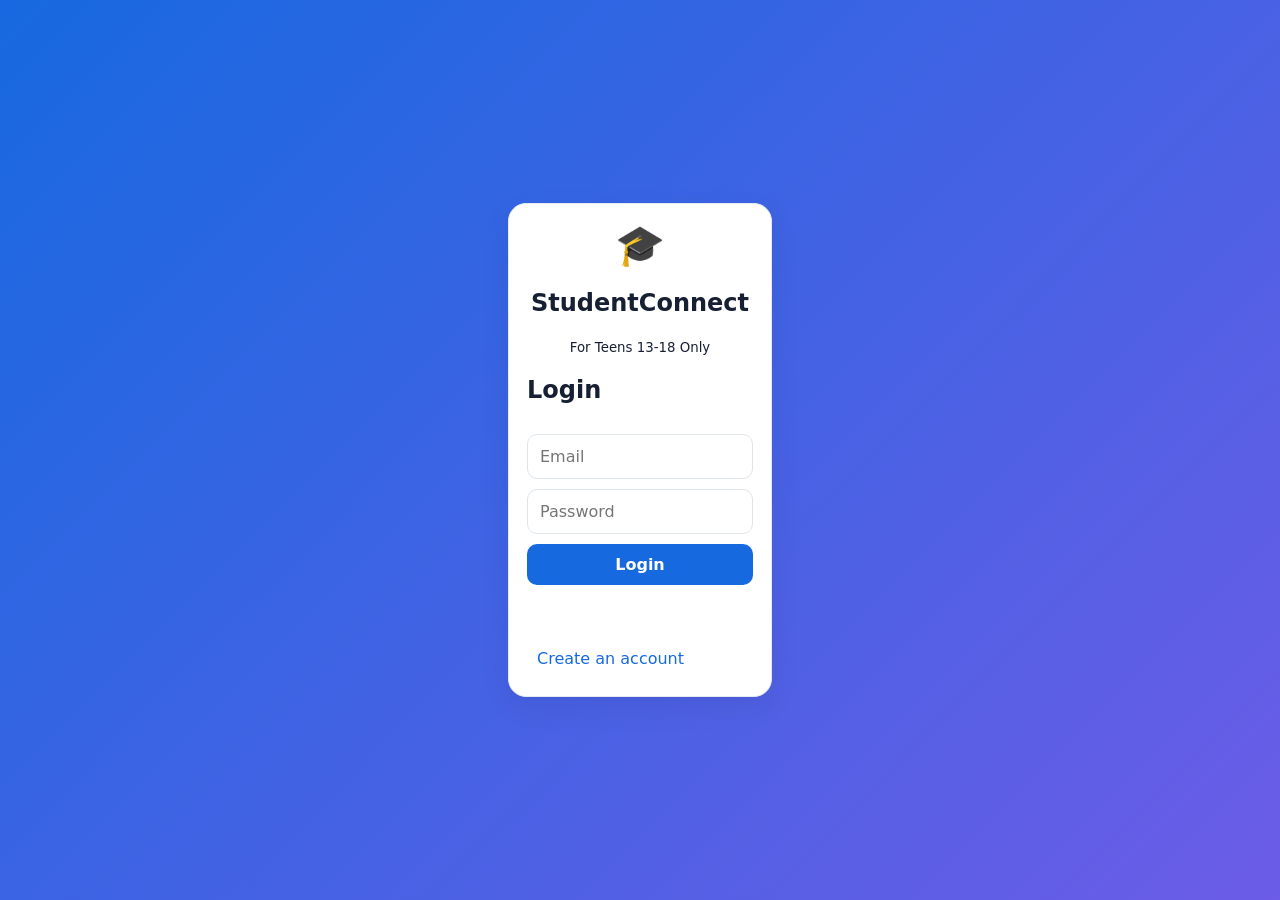
<file: index.html>
<!DOCTYPE html>
<html lang="en">
<head>
  <meta charset="UTF-8">
  <meta name="viewport" content="width=device-width, initial-scale=1.0">
  <meta name="theme-color" content="#1769e0">
  <title>StudentConnect - Teens 13-18</title>

  <!-- GOOGLE ADSENSE -->
  <script async src="https://pagead2.googlesyndication.com/pagead/js/adsbygoogle.js?client=ca-pub-1676079211222440"
    crossorigin="anonymous"></script>

  <!-- PWA -->
  <link rel="manifest" href='data:application/json,{"name":"StudentConnect","short_name":"SConnect","start_url":".","display":"standalone","background_color":"#1769e0","theme_color":"#1769e0","icons":[{"src":"https://cdn-icons-png.flaticon.com/512/2232/2232688.png","sizes":"192x192","type":"image/png"}]}'>
  <link rel="apple-touch-icon" href="https://cdn-icons-png.flaticon.com/512/2232/2232688.png">

  <style>
    * { box-sizing: border-box; }
    body { margin: 0; font-family: system-ui, Arial, sans-serif; background: #f4f7fb; color: #172033; }
    button, input, textarea, select { font: inherit; }
    button { cursor: pointer; border: 0; }
   .hidden { display: none!important; }
   .auth { min-height: 100vh; display: grid; place-items: center; padding: 18px; background: linear-gradient(135deg, #1769e0, #6c5ce7); }
   .card { background: #fff; border: 1px solid #e6eaf0; border-radius: 18px; padding: 18px; box-shadow: 0 10px 30px #0001; }
   .auth.card { width: min(450px, 100%); }
   .form { display: grid; gap: 10px; }
    input, textarea, select { width: 100%; padding: 12px; border: 1px solid #dfe4ec; border-radius: 10px; background: white; }
   .btn { background: #1769e0; color: white; padding: 11px 15px; border-radius: 10px; font-weight: 700; }
   .btn:disabled { opacity:.6; cursor: not-allowed; }
   .btn-premium { background: linear-gradient(135deg, #f59e0b, #d97706); }
   .link { background: none; color: #1769e0; margin: auto; padding: 10px; }
   .msg { text-align: center; min-height: 22px; color: #b42318; }
   .top { height: 60px; position: sticky; top: 0; background: #fff; border-bottom: 1px solid #e6eaf0; display: flex; justify-content: space-between; align-items: center; padding: 0 14px; z-index: 20; }
   .main { max-width: 1050px; margin: auto; padding: 16px 14px 90px; }
   .page { display: none; }
   .page.active { display: block; }
   .grid { display: grid; grid-template-columns: repeat(4, 1fr); gap: 12px; }
   .tile { padding: 16px; text-align: left; }
   .nav { position: fixed; bottom: 0; left: 0; right: 0; height: 66px; background: white; border-top: 1px solid #e6eaf0; display: flex; z-index: 30; }
   .nav button { flex: 1; background: white; color: #667085; font-size: 10px; }
   .nav button.active { color: #1769e0; font-weight: 800; }
   .messages,.aiChat { min-height: 400px; max-height: 500px; overflow: auto; background: #f8fafc; padding: 12px; border-radius: 12px; }
   .bubble { max-width: 78%; padding: 9px 11px; background: white; border: 1px solid #e6eaf0; border-radius: 12px; margin-bottom: 6px; }
   .mine { background: #dbeafe; margin-left: auto; }
   .composer { display: flex; gap: 6px; padding-top: 8px; }
   .ad { margin: 16px 0; text-align: center; }
   .ad.hide { display: none; }
   .premium-badge { background: #fef3c7; color: #92400e; padding: 4px 8px; border-radius: 999px; font-size: 12px; font-weight: 800; }
   .streak { background: #fff4e5; color: #b54708; border-radius: 999px; padding: 6px 9px; font-weight: 800; }
   .lockscreen { position: fixed; inset: 0; background: #1769e0; z-index: 100; display: grid; place-items: center; color: white; }
   .pin { display: grid; grid-template-columns: repeat(3, 1fr); gap: 12px; max-width: 300px; margin: auto; }
   .pin button { font-size: 24px; padding: 20px; border-radius: 50%; background: white; color: #1769e0; font-weight: 800; }
    video { width: 100%; border-radius: 12px; background: black; }
   .reels-feed { height: calc(100vh - 170px); overflow-y: auto; scroll-snap-type: y mandatory; background: #000; border-radius: 18px; }
   .reel-card { position: relative; height: 100%; min-height: calc(100vh - 170px); scroll-snap-align: start; background: #000; overflow: hidden; }
   .reel-video { width: 100%; height: 100%; object-fit: cover; border-radius: 0; display: block; }
   .reel-overlay { position: absolute; inset: 0; pointer-events: none; background: linear-gradient(transparent 55%, rgba(0,0,0,.75)); }
   .reel-info { position: absolute; left: 15px; right: 80px; bottom: 25px; color: white; z-index: 2; text-shadow: 0 1px 5px #000; }
   .reel-info p { margin: 7px 0 0; }
   .reel-actions { position: absolute; right: 12px; bottom: 25px; display: grid; gap: 12px; z-index: 3; pointer-events: auto; }
   .reel-actions button { width: 48px; height: 48px; border-radius: 50%; background: #ffffffdd; font-size: 20px; }
   .upload-box { display: grid; gap: 8px; margin-bottom: 12px; }
    @media (max-width: 750px) {.grid { grid-template-columns: 1fr 1fr; }.top { padding: 0 8px; }.top.btn { padding: 8px 9px; }.reels-feed { height: calc(100vh - 155px); margin: 0 -14px; border-radius: 0; }.reel-card { min-height: calc(100vh - 155px); } }
  </style>
</head>
<body>

  <!-- LOCK SCREEN -->
  <div id="lockscreen" class="lockscreen hidden">
    <div style="text-align:center">
      <h2>🔒 Enter Passcode</h2>
      <div class="pin">
        <button>1</button><button>2</button><button>3</button>
        <button>4</button><button>5</button><button>6</button>
        <button>7</button><button>8</button><button>9</button>
        <button></button><button>0</button><button id="pinDelete">⌫</button>
      </div>
    </div>
  </div>

  <!-- AUTH -->
  <section id="auth" class="auth">
    <div class="card">
      <div style="text-align:center"><div style="font-size:40px">🎓</div><h1>StudentConnect</h1><small>For Teens 13-18 Only</small></div>

      <form id="loginForm" class="form">
        <h2>Login</h2>
        <input id="le" type="email" placeholder="Email" required>
        <input id="lp" type="password" placeholder="Password" required>
        <button type="submit" class="btn">Login</button>
      </form>

      <form id="signupForm" class="form hidden">
        <h2>Sign Up</h2>
        <input id="sn" type="text" placeholder="Display name" required>
        <input id="se" type="email" placeholder="Your Email" required>
        <input id="sp" type="password" minlength="6" placeholder="Password" required>
        <input id="sage" type="number" min="13" max="18" placeholder="Your Age: 13-18" required>
        <div id="parentDiv" class="hidden">
          <input id="parentEmail" type="email" placeholder="Parent/Guardian Email">
          <small style="color:#b54708">Required if you are under 16</small>
        </div>
        <button type="submit" class="btn">Create Account</button>
      </form>

      <p id="authmsg" class="msg"></p>
      <button id="switchBtn" class="link" type="button">Create an account</button>
    </div>
  </section>

  <!-- PARENT APPROVAL PAGE -->
  <section id="parentPage" class="page">
    <div class="card" style="max-width:500px; margin:auto">
      <h2>👨‍👩‍👧 Parent Approval</h2>
      <p id="parentChildInfo">Loading...</p>
      <p>Your child wants to join StudentConnect. StudentConnect is only for ages 13-18.</p>
      <button id="approveBtn" class="btn">✅ Approve Account</button>
      <button id="denyBtn" class="btn" style="background:#b42318">❌ Deny Account</button>
      <p style="font-size:12px; color:#667085; margin-top:20px">By approving, you agree to StudentConnect Teen Safety Terms.</p>
    </div>
  </section>

  <!-- APP -->
  <div id="app" class="hidden">
    <header class="top">
      <div>🎓 StudentConnect <span id="premiumBadge" class="premium-badge hidden">PREMIUM</span></div>
      <div style="display:flex; gap:8px; align-items:center">
        <span id="streak" class="streak">🔥 0</span>
        <button id="lockBtn" class="btn" style="background:#fff4e5;color:#b54708">🔒</button>
        <button id="logoutBtn" class="btn" style="background:#fee4e2;color:#b42318">Logout</button>
      </div>
    </header>

    <main class="main">
      <!-- HOME, FEED, REELS, COMMUNITIES, DISCOVER, MESSAGES, STUDY, PROFILE SECTIONS HERE - SAME AS YOURS -->
      <!-- I kept all your sections. Only JS changed -->
      <section id="home" class="page active"><div style="background:linear-gradient(135deg,#1769e0,#5b5ce2);color:white;padding:25px;border-radius:20px"><h1>Welcome 👋</h1><p>Learn. Connect. Discover.</p></div><div class="ad"><ins class="adsbygoogle" style="display:block" data-ad-client="ca-pub-1676079211222440" data-ad-slot="1234567890" data-ad-format="auto" data-full-width-responsive="true"></ins><script>(adsbygoogle = window.adsbygoogle || []).push({});</script></div><div class="grid"><button class="card tile" data-page="feed">📸<h3>Feed</h3></button><button class="card tile" data-page="reels">🎬<h3>Reels</h3></button><button class="card tile" data-page="messages">💬<h3>Chat</h3></button><button class="card tile" data-page="study">🤖<h3>AI</h3></button><button class="card tile" data-page="communities">👥<h3>Community</h3></button><button class="card tile" data-page="discover">🌍<h3>Discover</h3></button></div></section>
      <section id="feed" class="page"><h2>📸 Feed</h2><div style="display:flex;gap:8px"><input id="postInput" placeholder="What's on your mind?"><button id="postBtn" class="btn">Post</button></div><div class="ad"><ins class="adsbygoogle" style="display:block" data-ad-client="ca-pub-1676079211222440" data-ad-slot="1234567890" data-ad-format="auto" data-full-width-responsive="true"></ins><script>(adsbygoogle = window.adsbygoogle || []).push({});</script></div><div id="feedList" class="list"></div></section>
      <section id="reels" class="page"><h2>🎬 Reels</h2><div class="card upload-box"><input type="file" id="reelUpload" accept="video/*"><input type="text" id="reelCaption" maxlength="150" placeholder="Write a caption..."><button id="uploadReelBtn" class="btn">🎬 Upload Reel</button><small>Videos must be 50MB or smaller.</small></div><div id="reelsList" class="reels-feed"></div></section>
      <section id="communities" class="page"><h2>👥 Community</h2><div style="display:flex;gap:8px"><input id="questionInput" placeholder="Ask a school question..."><button id="askBtn" class="btn">Ask</button></div><div id="questionList" class="list"></div></section>
      <section id="discover" class="page"><h2>🌍 Discover</h2><div class="card"><b>Aisha from Nigeria</b><p>StudentConnect student</p><button class="btn">Connect</button></div></section>
      <section id="messages" class="page"><h2>💬 Global Chat</h2><div id="messagesBox" class="messages"></div><div class="composer"><input id="msgInput" placeholder="Type message..."><button id="sendMsgBtn" class="btn">Send</button></div></section>
      <section id="study" class="page"><h2>🤖 AI Study Assistant</h2><div id="aiChat" class="aiChat"></div><div class="composer"><input id="aiInput" placeholder="Ask anything..."><button id="aiSendBtn" class="btn">Ask</button></div></section>
      <section id="profile" class="page"><div class="card"><h2>👤 Profile</h2><p id="userEmail"></p><input id="setPin" maxlength="4" inputmode="numeric" placeholder="Set 4-digit PIN"><br><br><button id="savePinBtn" class="btn">Save PIN</button><hr><h3>⭐ Go Premium - $1/month</h3><p>Remove all ads.</p><button id="buyPremiumBtn" class="btn btn-premium">Upgrade to Premium</button></div></section>
    </main>

    <nav class="nav">
      <button data-page="home" class="active">🏠<br>Home</button>
      <button data-page="feed">📸<br>Feed</button>
      <button data-page="reels">🎬<br>Reels</button>
      <button data-page="messages">💬<br>Chat</button>
      <button data-page="study">🤖<br>AI</button>
      <button data-page="profile">👤<br>Me</button>
    </nav>
  </div>

  <!-- FIREBASE -->
  <script type="module">
    import { initializeApp } from "https://www.gstatic.com/firebasejs/12.17.0/firebase-app.js";
    import { getAuth, createUserWithEmailAndPassword, signInWithEmailAndPassword, onAuthStateChanged, signOut } from "https://www.gstatic.com/firebasejs/12.17.0/firebase-auth.js";
    import { getFirestore, collection, addDoc, onSnapshot, query, orderBy, serverTimestamp, getDocs, where, updateDoc, deleteDoc } from "https://www.gstatic.com/firebasejs/12.17.0/firebase-firestore.js";
    import { getStorage, ref, uploadBytes, getDownloadURL } from "https://www.gstatic.com/firebasejs/12.17.0/firebase-storage.js";

    const firebaseConfig = { apiKey: "AIzaSyBeBJ2fzqhq_yUMUxyq-OHMgI5eBG9t9po", authDomain: "school-connect-11578.firebaseapp.com", projectId: "school-connect-11578", storageBucket: "school-connect-11578.firebasestorage.app", messagingSenderId: "85015597520", appId: "1:85015597520:web:6d1c895eade85026c4e9d5" };
    const app = initializeApp(firebaseConfig);
    const auth = getAuth(app);
    const db = getFirestore(app);
    const storage = getStorage(app);

    let currentUser = null; let isPremium = localStorage.getItem("sc_premium") === "true"; let appPin = localStorage.getItem("sc_pin"); let pinInput = ""; let listenersStarted = false; let blockedList = [];

    const authmsg = document.getElementById("authmsg"); const feedList = document.getElementById("feedList"); const reelsList = document.getElementById("reelsList"); const messagesBox = document.getElementById("messagesBox"); const questionList = document.getElementById("questionList"); const aiChat = document.getElementById("aiChat"); const reelUpload = document.getElementById("reelUpload"); const uploadReelBtn = document.getElementById("uploadReelBtn");

    function updatePremiumUI() { if (isPremium) { document.querySelectorAll(".ad").forEach(ad => ad.classList.add("hide")); document.getElementById("premiumBadge").classList.remove("hidden"); document.getElementById("buyPremiumBtn").innerText = "✓ You are Premium"; } }

    document.querySelectorAll(".nav button,.tile").forEach(button => { button.onclick = () => { const page = button.dataset.page; if (!page) return; document.querySelectorAll(".page").forEach(p => p.classList.remove("active")); document.querySelectorAll(".nav button").forEach(btn => btn.classList.remove("active")); document.getElementById(page).classList.add("active"); const navButton = document.querySelector(`.nav button[data-page="${page}"]`); if (navButton) navButton.classList.add("active"); }; });

    document.getElementById("switchBtn").onclick = () => { document.getElementById("loginForm").classList.toggle("hidden"); document.getElementById("signupForm").classList.toggle("hidden"); document.getElementById("switchBtn").innerText = document.getElementById("signupForm").classList.contains("hidden")? "Create an account" : "Back to login"; };

    // SHOW PARENT EMAIL IF AGE < 16
    document.getElementById("sage").oninput = () => { const age = parseInt(document.getElementById("sage").value); const parentDiv = document.getElementById("parentDiv"); if(age < 16 && age >= 13){ parentDiv.classList.remove("hidden"); document.getElementById("parentEmail").required = true; } else { parentDiv.classList.add("hidden"); document.getElementById("parentEmail").required = false; } }

    // SIGN UP WITH AGE + PARENT
    document.getElementById("signupForm").onsubmit = async (e) => {
      e.preventDefault(); authmsg.innerText = "Creating account...";
      const age = parseInt(document.getElementById("sage").value); const parentEmail = document.getElementById("parentEmail").value;
      if(age < 13 || age > 18){ authmsg.innerText = "Sorry, StudentConnect is only for ages 13-18"; return; }
      if(age < 16 &&!parentEmail){ authmsg.innerText = "Parent email is required for ages 13-15"; return; }
      try {
        const credential = await createUserWithEmailAndPassword(auth, document.getElementById("se").value, document.getElementById("sp").value);
        await addDoc(collection(db, "users"), { uid: credential.user.uid, name: document.getElementById("sn").value, email: credential.user.email, age: age, parentEmail: age < 16? parentEmail : "", parentApproved: age < 16? false : true, createdAt: serverTimestamp() });
        if(age < 16){
          const approvalLink = window.location.origin + window.location.pathname + "?parent=" + credential.user.uid;
          alert(`Account created! \n\nSend this link to your parent to approve you:\n${approvalLink}\n\nYour account is locked until they click Approve.`);
          await signOut(auth);
        } else { authmsg.innerText = "Account created!"; }
      } catch (err) { authmsg.innerText = err.message; }
    };

    document.getElementById("loginForm").onsubmit = async (e) => { e.preventDefault(); authmsg.innerText = "Logging in..."; try { await signInWithEmailAndPassword(auth, document.getElementById("le").value, document.getElementById("lp").value); authmsg.innerText = ""; } catch (err) { authmsg.innerText = err.message; } };

    // PARENT APPROVAL URL CHECK
    function checkParentURL(){ const urlParams = new URLSearchParams(window.location.search); const parentUid = urlParams.get('parent'); if(parentUid){ document.getElementById("app").classList.add("hidden"); document.getElementById("auth").classList.add("hidden"); document.getElementById("parentPage").classList.add("active"); loadParentRequest(parentUid); } }
    async function loadParentRequest(uid){ const q = query(collection(db, "users"), where("uid", "==", uid)); const snap = await getDocs(q); if(snap.empty) return document.getElementById("parentChildInfo").innerText = "Invalid link"; const data = snap.docs[0].data(); document.getElementById("parentChildInfo").innerHTML = `<b>Child:</b> ${escapeHTML(data.name)} <br><b>Age:</b> ${data.age} <br><b>Email:</b> ${escapeHTML(data.email)}`; document.getElementById("approveBtn").onclick = async () => { await updateDoc(snap.docs[0].ref, { parentApproved: true }); alert("Approved! Your child can now log in."); }; document.getElementById("denyBtn").onclick = async () => { await deleteDoc(snap.docs[0].ref); alert("Account Denied and Deleted."); }; }
    checkParentURL();

    onAuthStateChanged(auth, async user => {
      if (user) {
        const userSnap = await getDocs(query(collection(db, "users"), where("uid", "==", user.uid))); const userData = userSnap.docs[0]?.data();
        if(userData?.age < 16 && userData?.parentApproved === false){ alert("Waiting for parent approval. Please check your parent's email."); await signOut(auth); return; }
        currentUser = user; document.getElementById("auth").classList.add("hidden"); document.getElementById("app").classList.remove("hidden"); document.getElementById("userEmail").innerText = user.email || ""; updatePremiumUI(); if (!listenersStarted) { listenersStarted = true; loadBlocked(); loadAll(); } if (appPin) document.getElementById("lockscreen").classList.remove("hidden");
      } else { currentUser = null; document.getElementById("app").classList.add("hidden"); document.getElementById("auth").classList.remove("hidden"); }
    });

    document.getElementById("logoutBtn").onclick = () => signOut(auth);
    document.querySelectorAll(".pin button").forEach(button => { button.onclick = () => { if (button.id === "pinDelete") pinInput = pinInput.slice(0, -1); else if (button.innerText && pinInput.length < 4) pinInput += button.innerText; if (pinInput.length === 4) { if (pinInput === appPin) document.getElementById("lockscreen").classList.add("hidden"); else alert("Incorrect PIN"); pinInput = ""; } }; });
    document.getElementById("savePinBtn").onclick = () => { const pin = document.getElementById("setPin").value.trim(); if (!/^\d{4}$/.test(pin)) return alert("PIN must contain exactly 4 numbers."); localStorage.setItem("sc_pin", pin); appPin = pin; alert("PIN Saved"); };
    document.getElementById("lockBtn").onclick = () => { if (!appPin) return alert("Set a PIN in your profile first."); pinInput = ""; document.getElementById("lockscreen").classList.remove("hidden"); };
    document.getElementById("buyPremiumBtn").onclick = () => { if (confirm("Pay $1 to remove all ads for 30 days?")) { localStorage.setItem("sc_premium", "true"); isPremium = true; updatePremiumUI(); } };

    async function postMessage() { if (!currentUser) return; const input = document.getElementById("postInput"); const text = input.value.trim(); if (!text) return; try { await addDoc(collection(db, "posts"), { text: text, uid: currentUser.uid, user: currentUser.email, time: serverTimestamp() }); input.value = ""; } catch (error) { alert("Post failed: " + error.message); } }
    document.getElementById("postBtn").onclick = postMessage;

    async function uploadReel() { if (!currentUser) return alert("Please log in first."); const file = reelUpload.files[0]; if (!file) return alert("Please choose a video first."); if (!file.type.startsWith("video/")) return alert("Please select a video file."); if (file.size > 50 * 1024 * 1024) return alert("Video must be smaller than 50MB."); const caption = document.getElementById("reelCaption").value.trim(); try { uploadReelBtn.disabled = true; uploadReelBtn.innerText = "Uploading..."; const safeName = file.name.replace(/[^a-zA-Z0-9._-]/g, "_"); const fileName = Date.now() + "_" + safeName; const storageRef = ref(storage, "reels/" + fileName); const snapshot = await uploadBytes(storageRef, file); const videoUrl = await getDownloadURL(snapshot.ref); await addDoc(collection(db, "reels"), { uid: currentUser.uid, user: currentUser.email, videoUrl: videoUrl, caption: caption, time: serverTimestamp() }); reelUpload.value = ""; document.getElementById("reelCaption").value = ""; alert("Reel uploaded successfully! 🎬"); } catch (error) { alert("Reel upload failed: " + error.message); } finally { uploadReelBtn.disabled = false; uploadReelBtn.innerText = "🎬 Upload Reel"; } }
    uploadReelBtn.onclick = uploadReel;

    function setupReelVideos() { const videos = document.querySelectorAll(".reel-video"); if (!videos.length) return; const observer = new IntersectionObserver(entries => { entries.forEach(entry => { const video = entry.target; if (entry.isIntersecting) { videos.forEach(other => { if (other!== video) other.pause(); }); video.play().catch(() => {}); } else { video.pause(); } }); }, { threshold: 0.7 }); videos.forEach(video => { observer.observe(video); video.onclick = () => { if (video.paused) video.play().catch(() => {}); else video.pause(); }; }); }
    window.toggleReel = function(button) { const card = button.closest(".reel-card"); const video = card.querySelector(".reel-video"); if (video.paused) { video.play().catch(() => {}); button.innerText = "⏸️"; } else { video.pause(); button.innerText = "▶️"; } };
    window.muteReel = function(button) { const card = button.closest(".reel-card"); const video = card.querySelector(".reel-video"); video.muted =!video.muted; button.innerText = video.muted? "🔇" : "🔊"; };
    window.shareReel = async function(url) { try { if (navigator.share) await navigator.share({ title: "StudentConnect Reel", text: "Check out this StudentConnect Reel!", url: url }); else { await navigator.clipboard.writeText(url); alert("Reel link copied!"); } catch (error) { console.log("Share cancelled."); } };

    // REPORT + BLOCK FUNCTIONS
    async function report(type, id, reportedUid){ if(!currentUser) return; if(!confirm("Report this " + type + "? Our moderators will review it.")) return; try{ await addDoc(collection(db, "reports"), { type: type, contentId: id, reportedUid: reportedUid, reportedBy: currentUser.uid, time: serverTimestamp(), status: "pending" }); alert("Thank you. Report submitted. 🙏"); } catch(err){ alert("Report failed: " + err.message); } }
    async function blockUser(blockedUid){ if(!currentUser) return; if(blockedUid === currentUser.uid) return alert("You can't block yourself"); if(!confirm("Block this user? You won't see their posts or reels anymore.")) return; try{ await addDoc(collection(db, "users", currentUser.uid, "blocked"), { blockedUid: blockedUid, time: serverTimestamp() }); alert("User blocked."); location.reload(); } catch(err){ alert("Block failed: " + err.message); } }
    async function loadBlocked(){ if(!currentUser) return; onSnapshot(collection(db, "users", currentUser.uid, "blocked"), snap => { blockedList = snap.docs.map(d => d.data().blockedUid); }); }

    async function askQuestion() { if (!currentUser) return; const input = document.getElementById("questionInput"); const text = input.value.trim(); if (!text) return; try { await addDoc(collection(db, "questions"), { text: text, uid: currentUser.uid, user: currentUser.email, time: serverTimestamp() }); input.value = ""; } catch (error) { alert("Question failed: " + error.message); } }
    document.getElementById("askBtn").onclick = askQuestion;
    async function sendMessage() { if (!currentUser) return; const input = document.getElementById("msgInput"); const text = input.value.trim(); if (!text) return; try { await addDoc(collection(db, "messages"), { text: text, uid: currentUser.uid, user: currentUser.email, time: serverTimestamp() }); input.value = ""; } catch (error) { alert("Message failed: " + error.message); } }
    document.getElementById("sendMsgBtn").onclick = sendMessage;
    async function askAI() { if (!currentUser) return; const input = document.getElementById("aiInput"); const question = input.value.trim(); if (!question) return; aiChat.innerHTML += `<div class="bubble"><b>You:</b>${escapeHTML(question)}</div>`; input.value = ""; const answer = "The AI Study Assistant is ready for the real AI connection. We will connect the AI API later."; try { await addDoc(collection(db, "ai_chats"), { uid: currentUser.uid, user: currentUser.email, question: question, answer: answer, time: serverTimestamp() }); } catch (error) { console.error(error); } aiChat.innerHTML += `<div class="bubble mine"><b>AI:</b>${escapeHTML(answer)}</div>`; aiChat.scrollTop = aiChat.scrollHeight; }
    document.getElementById("aiSendBtn").onclick = askAI;
    function escapeHTML(text) { const div = document.createElement("div"); div.textContent = text; return div.innerHTML; }

    function loadAll() {
      onSnapshot(query(collection(db, "posts"), orderBy("time", "desc")), snap => {
        feedList.innerHTML = ""; snap.forEach(docSnap => { const d = docSnap.data(); if(blockedList.includes(d.uid)) return;
          feedList.innerHTML += `<div class="card" style="margin-top:10px"><div style="display:flex; justify-content:space-between"><b>${escapeHTML(d.user || "Student")}</b><div><button onclick="blockUser('${d.uid}')" style="background:none; border:0; color:#667085; font-size:12px; margin-right:8px">🚫 Block</button><button onclick="report('post', '${docSnap.id}', '${d.uid}')" style="background:none; border:0; color:#b42318; font-size:12px">🚩 Report</button></div></div><p>${escapeHTML(d.text || "")}</p></div>`;
        });
      });
      onSnapshot(query(collection(db, "reels"), orderBy("time", "desc")), snap => {
        reelsList.innerHTML = ""; snap.forEach(docSnap => { const d = docSnap.data(); if(blockedList.includes(d.uid)) return;
          reelsList.innerHTML += `<article class="reel-card"><video class="reel-video" src="${escapeHTML(d.videoUrl || "")}" playsinline loop muted preload="metadata"></video><div class="reel-overlay"></div><div class="reel-info"><b>👤 ${escapeHTML(d.user || "Student")}</b>${d.caption? `<p>${escapeHTML(d.caption)}</p>` : ""}</div><div class="reel-actions"><button onclick="toggleReel(this)">▶️</button><button onclick="muteReel(this)">🔇</button><button onclick="shareReel('${d.videoUrl}')">↗️</button><button onclick="blockUser('${d.uid}')">🚫</button><button onclick="report('reel', '${docSnap.id}', '${d.uid}')">🚩</button></div></article>`;
        }); setupReelVideos();
      });
      onSnapshot(query(collection(db, "messages"), orderBy("time", "asc")), snap => { messagesBox.innerHTML = ""; snap.forEach(docSnap => { const d = docSnap.data(); const mine = d.uid === currentUser.uid? "mine" : ""; const name = escapeHTML(d.user? d.user.split("@")[0] : "Student"); const text = escapeHTML(d.text || ""); messagesBox.innerHTML += `<div class="bubble ${mine}"><b>${name}:</b>${text}</div>`; }); messagesBox.scrollTop = messagesBox.scrollHeight; });
      onSnapshot(query(collection(db, "questions"), orderBy("time", "desc")), snap => { questionList.innerHTML = ""; snap.forEach(docSnap => { const d = docSnap.data(); questionList.innerHTML += `<div class="card" style="margin-top:10px"><b>👤 ${escapeHTML(d.user || "Student")}</b><p>${escapeHTML(d.text || "")}</p></div>`; }); });
    }
  </script>
</file>
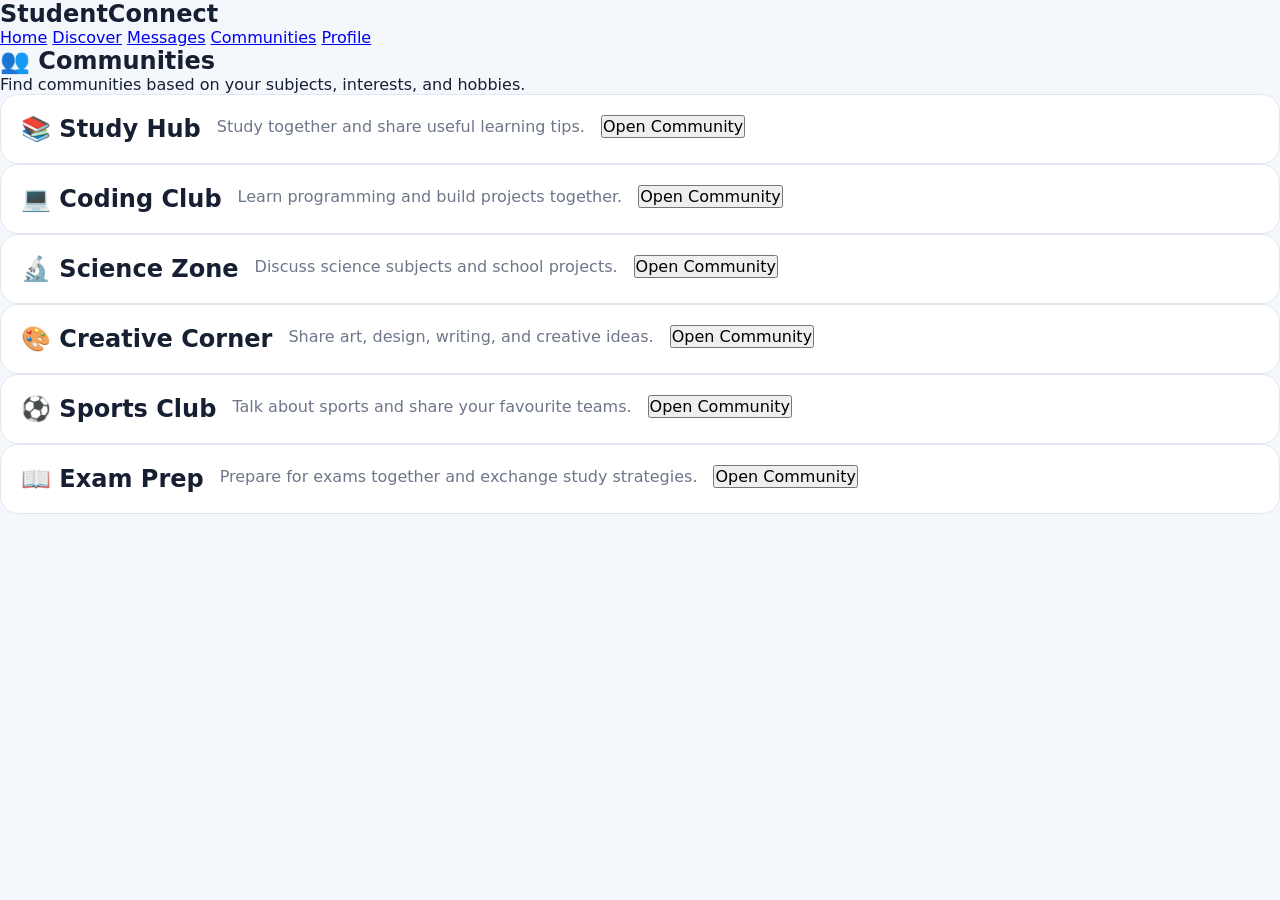
<file: communities.html>
<!DOCTYPE html>
<html lang="en">
<head>
  <meta charset="UTF-8">
  <meta name="viewport" content="width=device-width, initial-scale=1.0">

  <title>Communities - StudentConnect</title>

  <link rel="stylesheet" href="css/style.css">
</head>

<body>

  <nav>
    <h2>StudentConnect</h2>

    <div>
      <a href="dashboard.html">Home</a>
      <a href="discover.html">Discover</a>
      <a href="messages.html">Messages</a>
      <a href="communities.html">Communities</a>
      <a href="profile.html">Profile</a>
    </div>
  </nav>


  <main class="communities-page">

    <section class="communities-header">

      <h1>👥 Communities</h1>

      <p>
        Find communities based on your subjects,
        interests, and hobbies.
      </p>

    </section>


    <section class="community-grid">


      <!-- STUDY HUB -->

      <div class="community-card">

        <h2>📚 Study Hub</h2>

        <p>
          Study together and share useful learning tips.
        </p>

        <button
          class="btn open-community"
          data-community="study-hub"
          type="button"
        >
          Open Community
        </button>

      </div>


      <!-- CODING CLUB -->

      <div class="community-card">

        <h2>💻 Coding Club</h2>

        <p>
          Learn programming and build projects together.
        </p>

        <button
          class="btn open-community"
          data-community="coding-club"
          type="button"
        >
          Open Community
        </button>

      </div>


      <!-- SCIENCE ZONE -->

      <div class="community-card">

        <h2>🔬 Science Zone</h2>

        <p>
          Discuss science subjects and school projects.
        </p>

        <button
          class="btn open-community"
          data-community="science-zone"
          type="button"
        >
          Open Community
        </button>

      </div>


      <!-- CREATIVE CORNER -->

      <div class="community-card">

        <h2>🎨 Creative Corner</h2>

        <p>
          Share art, design, writing, and creative ideas.
        </p>

        <button
          class="btn open-community"
          data-community="creative-corner"
          type="button"
        >
          Open Community
        </button>

      </div>


      <!-- SPORTS CLUB -->

      <div class="community-card">

        <h2>⚽ Sports Club</h2>

        <p>
          Talk about sports and share your favourite teams.
        </p>

        <button
          class="btn open-community"
          data-community="sports-club"
          type="button"
        >
          Open Community
        </button>

      </div>


      <!-- EXAM PREP -->

      <div class="community-card">

        <h2>📖 Exam Prep</h2>

        <p>
          Prepare for exams together and exchange study strategies.
        </p>

        <button
          class="btn open-community"
          data-community="exam-prep"
          type="button"
        >
          Open Community
        </button>

      </div>


    </section>

  </main>


  <script>

    const communityButtons =
      document.querySelectorAll(
        ".open-community"
      );


    communityButtons.forEach(
      (button) => {

        button.addEventListener(
          "click",
          () => {

            const community =
              button.dataset.community;


            window.location.href =
              "community.html?community=" +
              encodeURIComponent(
                community
              );

          }
        );

      }
    );

  </script>


</body>
  </html>
</file>
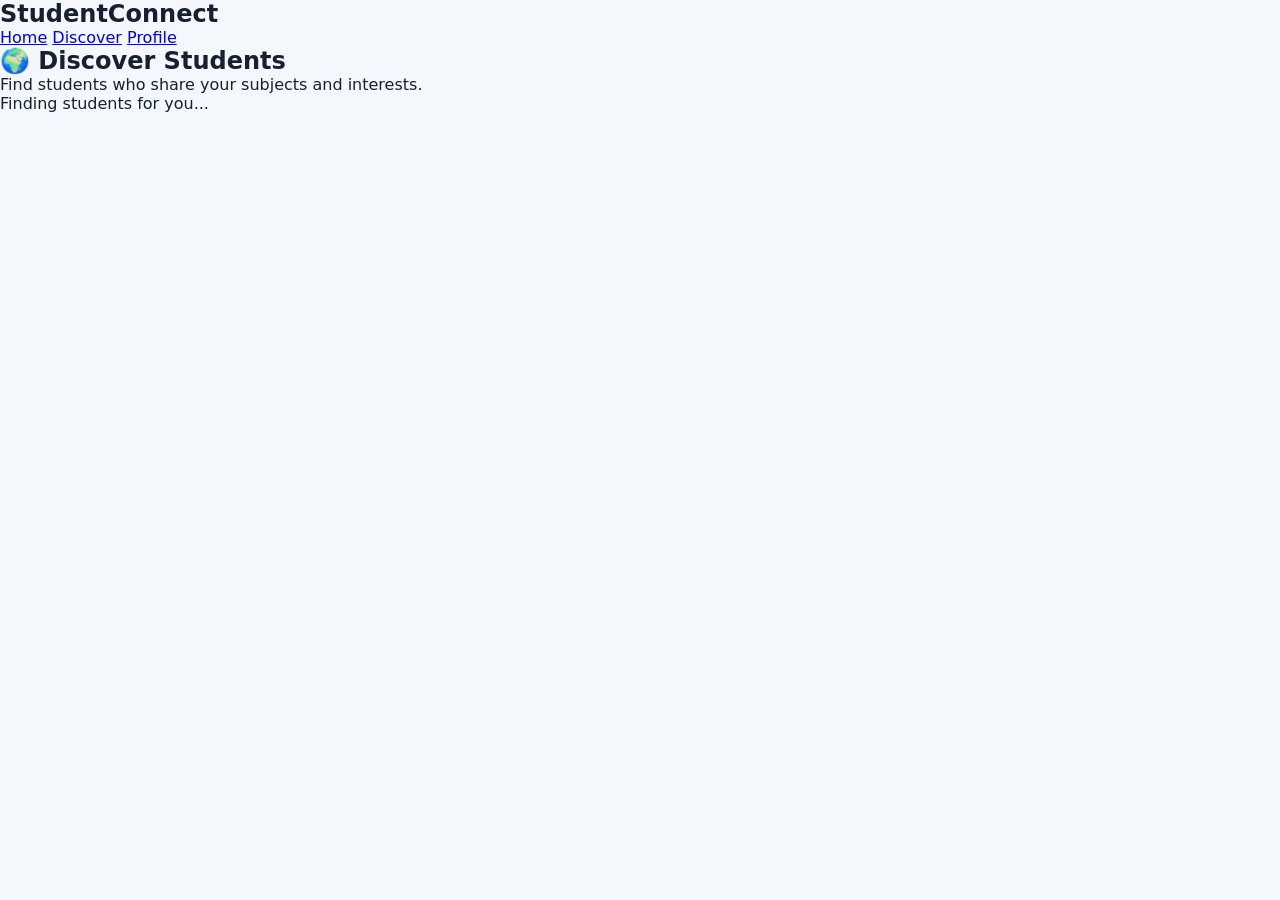
<file: discover.html>
<!DOCTYPE html>
<html lang="en">
<head>
  <meta charset="UTF-8">
  <meta name="viewport" content="width=device-width, initial-scale=1.0">

  <title>Discover Students - StudentConnect</title>

  <link rel="stylesheet" href="css/style.css">
</head>

<body>

  <nav>
    <h2>StudentConnect</h2>

    <div>
      <a href="dashboard.html">Home</a>
      <a href="discover.html">Discover</a>
      <a href="profile.html">Profile</a>
    </div>
  </nav>

  <main class="discover">

    <section class="discover-header">
      <h1>🌍 Discover Students</h1>

      <p>
        Find students who share your subjects and interests.
      </p>
    </section>

    <section id="studentList" class="student-list">

      <p>Finding students for you...</p>

    </section>

  </main>

  <script type="module" src="js/discover.js"></script>

</body>
</html>
</file>
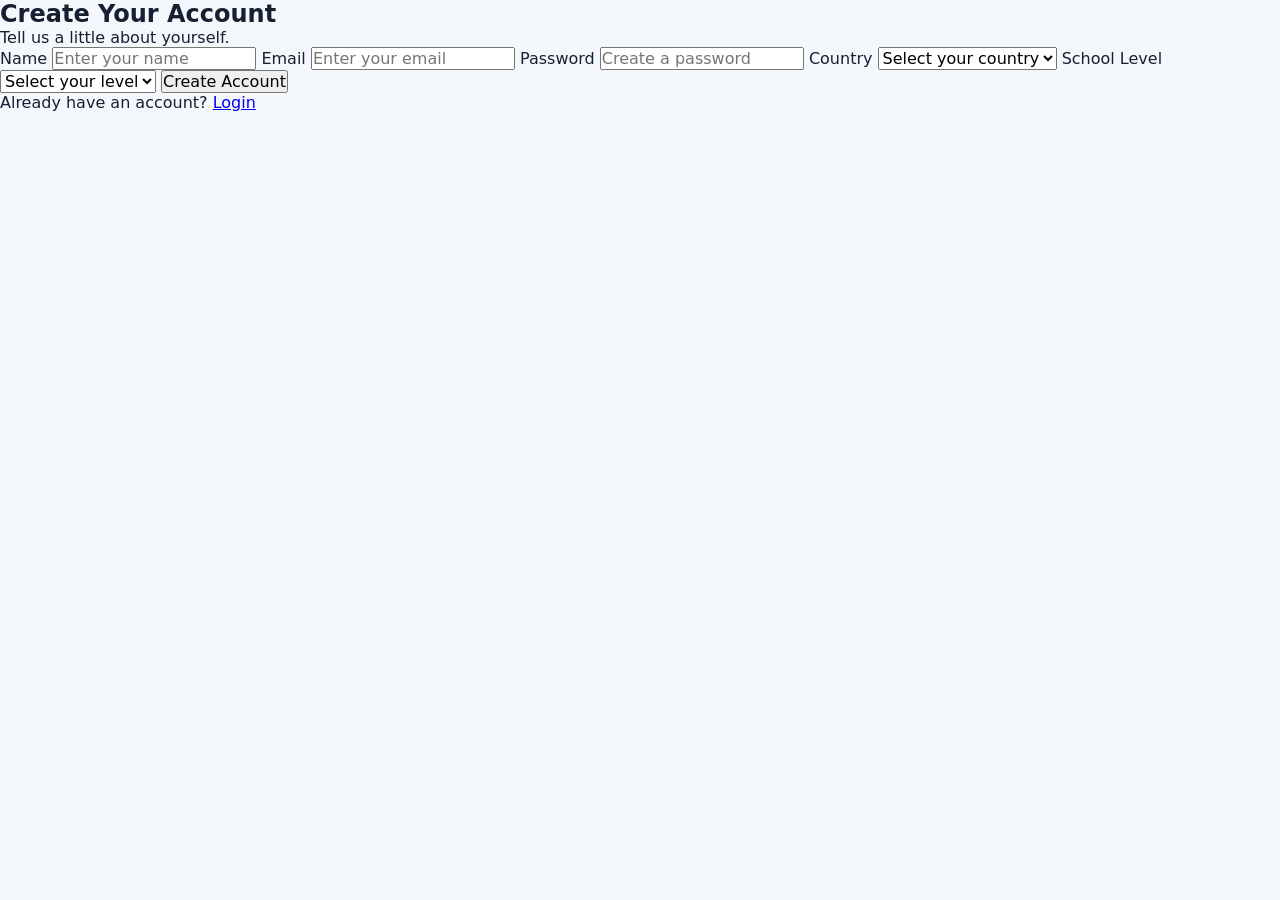
<file: signup.html>
<!DOCTYPE html>
<html lang="en">
<head>
  <meta charset="UTF-8">
  <meta name="viewport" content="width=device-width, initial-scale=1.0">
  <title>Create Account - StudentConnect</title>
  <link rel="stylesheet" href="css/style.css">
</head>

<body>

  <main class="signup-page">

    <section class="signup-card">

      <h1>Create Your Account</h1>

      <p>Tell us a little about yourself.</p>

      <form id="signupForm">

        <label for="name">Name</label>
        <input
          type="text"
          id="name"
          name="name"
          placeholder="Enter your name"
          required
        >

        <label for="email">Email</label>
        <input
          type="email"
          id="email"
          name="email"
          placeholder="Enter your email"
          required
        >

        <label for="password">Password</label>
        <input
          type="password"
          id="password"
          name="password"
          placeholder="Create a password"
          required
        >

        <label for="country">Country</label>
        <select id="country" name="country" required>
          <option value="">Select your country</option>
          <option value="nigeria">Nigeria</option>
          <option value="ghana">Ghana</option>
          <option value="kenya">Kenya</option>
          <option value="south-africa">South Africa</option>
          <option value="other">Other</option>
        </select>

        <label for="level">School Level</label>
        <select id="level" name="level" required>
          <option value="">Select your level</option>
          <option value="jss1">JSS1</option>
          <option value="jss2">JSS2</option>
          <option value="jss3">JSS3</option>
          <option value="ss1">SS1</option>
          <option value="ss2">SS2</option>
          <option value="ss3">SS3</option>
          <option value="other">Other</option>
        </select>

        <button type="submit" class="btn">
          Create Account
        </button>

      </form>

      <p>
        Already have an account?
        <a href="login.html">Login</a>
      </p>
<script type="module" src="js/signup.js"></script>
    </section>

  </main>

</body>
</html>
</file>
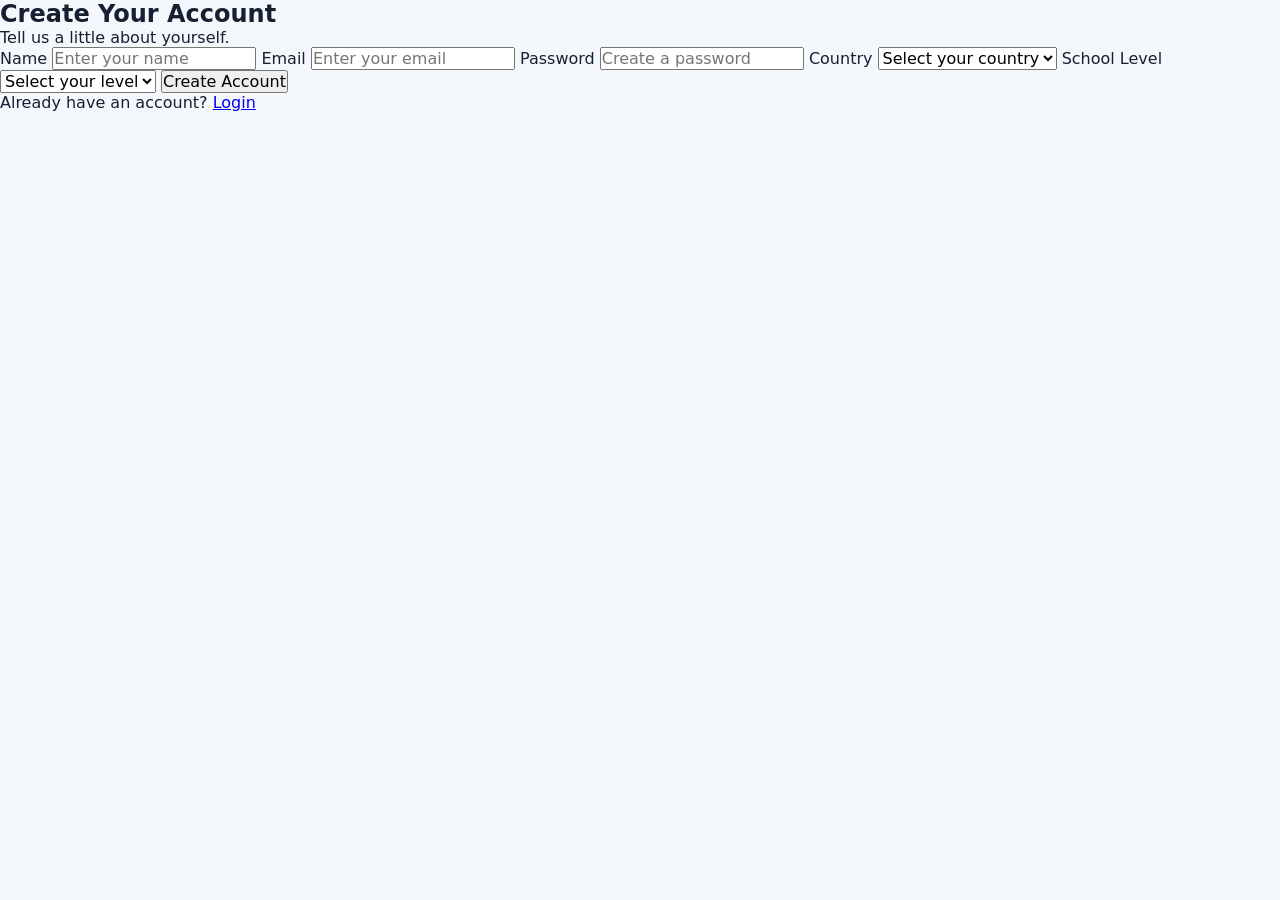
<file: signups.html>
<!DOCTYPE html>
<html lang="en">
<head>
  <meta charset="UTF-8">
  <meta name="viewport" content="width=device-width, initial-scale=1.0">
  <title>Create Account - StudentConnect</title>
  <link rel="stylesheet" href="css/style.css">
</head>

<body>

  <main class="signup-page">

    <section class="signup-card">

      <h1>Create Your Account</h1>

      <p>Tell us a little about yourself.</p>

      <form>

        <label for="name">Name</label>
        <input
          type="text"
          id="name"
          name="name"
          placeholder="Enter your name"
          required
        >

        <label for="email">Email</label>
        <input
          type="email"
          id="email"
          name="email"
          placeholder="Enter your email"
          required
        >

        <label for="password">Password</label>
        <input
          type="password"
          id="password"
          name="password"
          placeholder="Create a password"
          required
        >

        <label for="country">Country</label>
        <select id="country" name="country" required>
          <option value="">Select your country</option>
          <option value="nigeria">Nigeria</option>
          <option value="ghana">Ghana</option>
          <option value="kenya">Kenya</option>
          <option value="south-africa">South Africa</option>
          <option value="other">Other</option>
        </select>

        <label for="level">School Level</label>
        <select id="level" name="level" required>
          <option value="">Select your level</option>
          <option value="jss1">JSS1</option>
          <option value="jss2">JSS2</option>
          <option value="jss3">JSS3</option>
          <option value="ss1">SS1</option>
          <option value="ss2">SS2</option>
          <option value="ss3">SS3</option>
          <option value="other">Other</option>
        </select>

        <button type="submit" class="btn">
          Create Account
        </button>

      </form>

      <p>
        Already have an account?
        <a href="login.html">Login</a>
      </p>

    </section>

  </main>

</body>
</html>
</file>
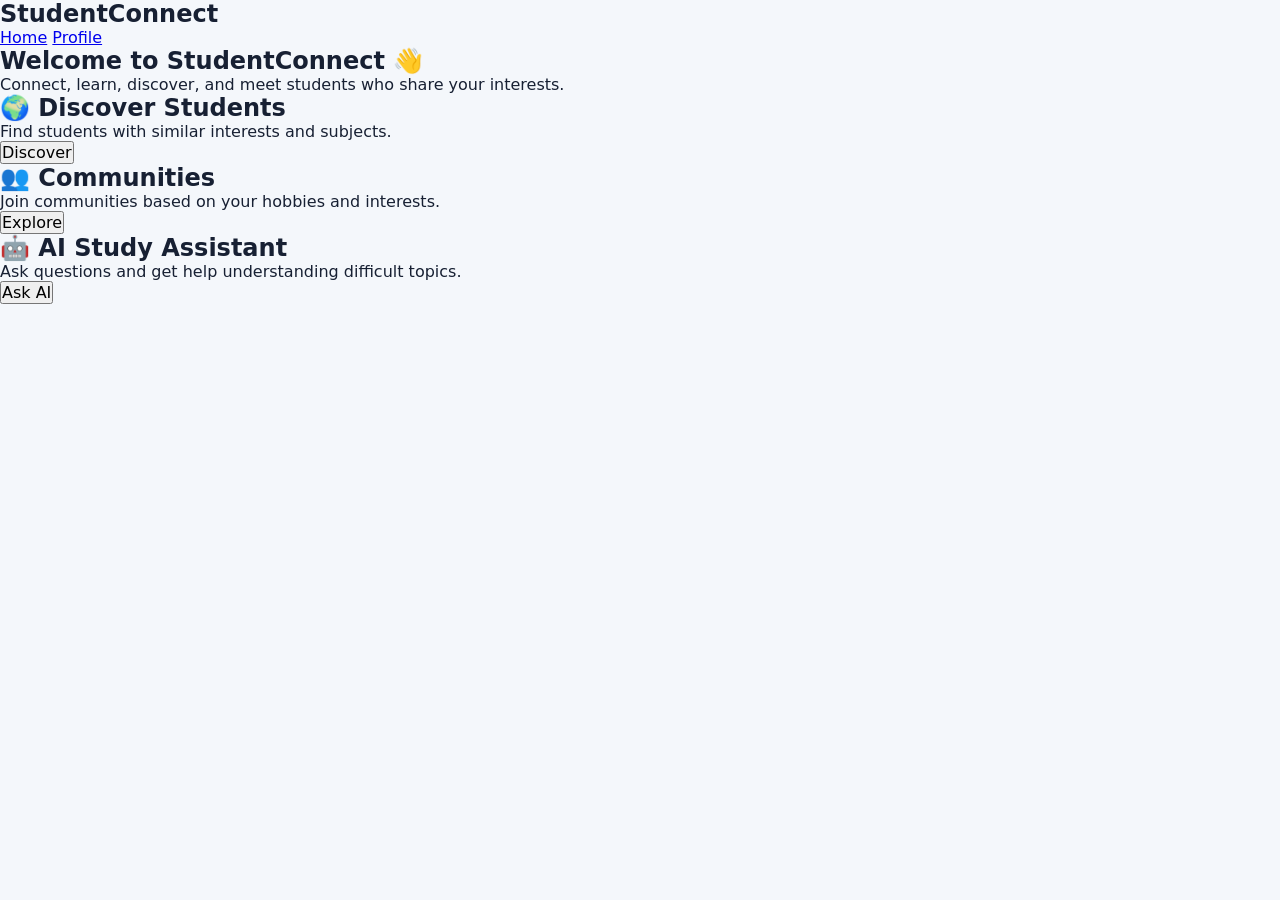
<file: studentdashboard.html>
<!DOCTYPE html>
<html lang="en">
<head>
  <meta charset="UTF-8">
  <meta name="viewport" content="width=device-width, initial-scale=1.0">
  <title>Student Dashboard - StudentConnect</title>
  <link rel="stylesheet" href="css/style.css">
</head>

<body>

  <nav>
    <h2>StudentConnect</h2>

    <div>
      <a href="dashboard.html">Home</a>
      <a href="profile.html">Profile</a>
    </div>
  </nav>

  <main class="dashboard">

    <section class="dashboard-welcome">
      <h1>Welcome to StudentConnect 👋</h1>
      <p>Connect, learn, discover, and meet students who share your interests.</p>
    </section>

    <section class="dashboard-grid">

      <div class="dashboard-card">
        <h2>🌍 Discover Students</h2>
        <p>Find students with similar interests and subjects.</p>
        <button class="btn">Discover</button>
      </div>

      <div class="dashboard-card">
        <h2>👥 Communities</h2>
        <p>Join communities based on your hobbies and interests.</p>
        <button class="btn">Explore</button>
      </div>

      <div class="dashboard-card">
        <h2>🤖 AI Study Assistant</h2>
        <p>Ask questions and get help understanding difficult topics.</p>
        <button class="btn">Ask AI</button>
      </div>

    </section>

  </main>

</body>
</html>
</file>
<file: css/style.css>
* {
  box-sizing: border-box;
  margin: 0;
  padding: 0;
}

:root {
  --primary: #1769e0;
  --primary-dark: #0d4eae;
  --background: #f4f7fb;
  --surface: #ffffff;
  --text: #172033;
  --muted: #6d7789;
  --border: #e2e7ef;
  --danger: #d9363e;
  --success: #18864b;
  --radius: 18px;
}

body {
  font-family:
    Inter,
    system-ui,
    -apple-system,
    BlinkMacSystemFont,
    "Segoe UI",
    sans-serif;

  background: var(--background);
  color: var(--text);
  min-height: 100vh;
}

button,
input,
textarea,
select {
  font: inherit;
}

button {
  cursor: pointer;
}

.hidden {
  display: none !important;
}


/* =========================
   AUTH
========================= */

.auth-screen {
  min-height: 100vh;
  display: flex;
  justify-content: center;
  align-items: center;
  padding: 24px;
  background:
    linear-gradient(
      135deg,
      #1769e0,
      #0b4a9e
    );
}

.auth-card {
  width: 100%;
  max-width: 440px;
  background: var(--surface);
  border-radius: 24px;
  padding: 32px;
  box-shadow: 0 20px 60px rgba(0, 0, 0, 0.18);
}

.brand {
  text-align: center;
  margin-bottom: 28px;
}

.brand-icon {
  font-size: 48px;
  margin-bottom: 8px;
}

.brand h1 {
  font-size: 28px;
}

.brand p {
  color: var(--muted);
  margin-top: 6px;
}

.auth-form h2 {
  font-size: 24px;
  margin-bottom: 8px;
}

.form-subtitle {
  color: var(--muted);
  margin-bottom: 20px;
}

.auth-form label {
  display: block;
  font-weight: 600;
  margin: 14px 0 7px;
}

.auth-form input {
  width: 100%;
  border: 1px solid var(--border);
  border-radius: 12px;
  padding: 14px;
  outline: none;
}

.auth-form input:focus {
  border-color: var(--primary);
}

.primary-btn {
  border: none;
  background: var(--primary);
  color: white;
  padding: 13px 18px;
  border-radius: 12px;
  font-weight: 700;
  margin-top: 18px;
  transition: 0.2s;
}

.primary-btn:hover {
  background: var(--primary-dark);
  transform: translateY(-1px);
}

.auth-form .primary-btn {
  width: 100%;
}

.switch-btn {
  display: block;
  margin: 18px auto 0;
  border: none;
  background: transparent;
  color: var(--primary);
  font-weight: 700;
}

.auth-message {
  min-height: 22px;
  margin-top: 14px;
  text-align: center;
  color: var(--danger);
}


/* =========================
   APP
========================= */

.app {
  min-height: 100vh;
  padding-bottom: 85px;
}

.topbar {
  height: 64px;
  background: white;
  border-bottom: 1px solid var(--border);
  display: flex;
  justify-content: space-between;
  align-items: center;
  padding: 0 24px;
  position: sticky;
  top: 0;
  z-index: 20;
}

.topbar-brand {
  font-size: 19px;
  font-weight: 800;
}

.logout-btn {
  border: none;
  background: #eef3fb;
  color: var(--primary);
  padding: 9px 14px;
  border-radius: 10px;
  font-weight: 700;
}

.main-content {
  width: min(1100px, 100%);
  margin: auto;
  padding: 28px 20px;
}

.page {
  display: none;
}

.page.active {
  display: block;
}

.page-header {
  margin-bottom: 24px;
}

.page-header h1 {
  font-size: 32px;
  margin: 5px 0 8px;
}

.page-header p {
  color: var(--muted);
}

.small-label {
  color: var(--primary) !important;
  font-size: 12px;
  font-weight: 800;
  letter-spacing: 1px;
}


/* =========================
   HOME
========================= */

.hero-card {
  background:
    linear-gradient(
      135deg,
      #1769e0,
      #0b4a9e
    );

  color: white;
  border-radius: 24px;
  padding: 32px;
  margin-bottom: 28px;
}

.hero-card h1 {
  font-size: 36px;
  margin: 8px 0;
}

.hero-card p {
  max-width: 650px;
  line-height: 1.6;
}

.hero-card .primary-btn {
  background: white;
  color: var(--primary);
}

.section-heading {
  margin-bottom: 15px;
}

.feature-grid {
  display: grid;
  grid-template-columns:
    repeat(2, 1fr);
  gap: 16px;
}

.feature-card {
  text-align: left;
  background: white;
  border: 1px solid var(--border);
  border-radius: var(--radius);
  padding: 22px;
}

.feature-card span {
  display: block;
  font-size: 30px;
  margin-bottom: 12px;
}

.feature-card strong {
  display: block;
  font-size: 18px;
}

.feature-card small {
  display: block;
  color: var(--muted);
  margin-top: 6px;
}


/* =========================
   DISCOVER
========================= */

.content-list {
  display: grid;
  gap: 15px;
}

.student-card {
  background: white;
  border: 1px solid var(--border);
  border-radius: var(--radius);
  padding: 20px;
  display: flex;
  gap: 18px;
}

.student-avatar {
  min-width: 54px;
  height: 54px;
  border-radius: 50%;
  background: #eaf1ff;
  display: grid;
  place-items: center;
  font-size: 26px;
}

.student-details {
  flex: 1;
}

.student-details h3 {
  margin-bottom: 8px;
}

.student-details p {
  color: var(--muted);
  margin: 4px 0;
}

.small-btn {
  padding: 9px 14px;
  margin-top: 10px;
}


/* =========================
   COMMUNITIES
========================= */

.community-card {
  background: white;
  border: 1px solid var(--border);
  border-radius: var(--radius);
  padding: 20px;
  display: flex;
  gap: 16px;
  align-items: flex-start;
}

.community-icon {
  width: 50px;
  height: 50px;
  border-radius: 14px;
  background: #edf3ff;
  display: grid;
  place-items: center;
  font-size: 25px;
}

.community-card h3 {
  margin-bottom: 7px;
}

.community-card p {
  color: var(--muted);
  line-height: 1.5;
}

.back-btn {
  border: none;
  background: transparent;
  color: var(--primary);
  font-weight: 700;
  margin-bottom: 18px;
}

.post-composer {
  background: white;
  padding: 18px;
  border-radius: var(--radius);
  border: 1px solid var(--border);
  margin: 20px 0;
}

.post-composer textarea {
  width: 100%;
  min-height: 100px;
  resize: vertical;
  border: 1px solid var(--border);
  border-radius: 12px;
  padding: 13px;
  outline: none;
}

.post {
  background: white;
  border: 1px solid var(--border);
  border-radius: 15px;
  padding: 18px;
  margin-bottom: 12px;
}

.post-meta {
  color: var(--muted);
  font-size: 13px;
  margin-bottom: 10px;
}

.post-text {
  line-height: 1.6;
}


/* =========================
   CHAT
========================= */

.chat-layout {
  display: grid;
  grid-template-columns: 280px 1fr;
  min-height: 560px;
  background: white;
  border: 1px solid var(--border);
  border-radius: var(--radius);
  overflow: hidden;
}

.chat-users {
  border-right: 1px solid var(--border);
  padding: 18px;
}

.chat-users h3 {
  margin-bottom: 14px;
}

.user-item {
  display: block;
  width: 100%;
  text-align: left;
  border: none;
  background: #f4f7fb;
  padding: 12px;
  border-radius: 10px;
  margin-bottom: 8px;
}

.user-item:hover {
  background: #e8f0ff;
}

.chat-window {
  display: flex;
  flex-direction: column;
  min-width: 0;
}

.chat-header {
  padding: 18px;
  border-bottom: 1px solid var(--border);
}

.chat-messages {
  flex: 1;
  min-height: 400px;
  padding: 18px;
  overflow-y: auto;
}

.message {
  max-width: 75%;
  width: fit-content;
  background: #edf1f7;
  padding: 10px 14px;
  border-radius: 15px;
  margin-bottom: 9px;
}

.message.mine {
  margin-left: auto;
  background: var(--primary);
  color: white;
}

.chat-form {
  display: flex;
  gap: 8px;
  padding: 14px;
  border-top: 1px solid var(--border);
}

.chat-form input {
  flex: 1;
  min-width: 0;
  border: 1px solid var(--border);
  border-radius: 12px;
  padding: 12px;
}

.send-btn {
  border: none;
  background: var(--primary);
  color: white;
  border-radius: 12px;
  padding: 0 18px;
  font-weight: 700;
}


/* =========================
   STUDY
========================= */

.study-grid {
  display: grid;
  grid-template-columns:
    repeat(2, 1fr);
  gap: 16px;
}

.study-card {
  text-align: left;
  background: white;
  border: 1px solid var(--border);
  border-radius: var(--radius);
  padding: 24px;
}

.study-card span {
  font-size: 32px;
}

.study-card h3 {
  margin: 12px 0 7px;
}

.study-card p {
  color: var(--muted);
  line-height: 1.5;
}


/* =========================
   REELS
========================= */

.reels-notice {
  background: white;
  border: 1px solid var(--border);
  border-radius: var(--radius);
  padding: 20px;
  display: flex;
  gap: 15px;
  margin-bottom: 20px;
}

.reels-notice > span {
  font-size: 30px;
}

.reels-notice p {
  color: var(--muted);
  line-height: 1.5;
  margin-top: 5px;
}

.reel-placeholder {
  min-height: 450px;
  border-radius: 24px;
  background: #151a25;
  color: white;
  display: flex;
  flex-direction: column;
  justify-content: center;
  align-items: center;
  text-align: center;
  padding: 30px;
}

.reel-icon {
  font-size: 50px;
  margin-bottom: 15px;
}

.reel-placeholder p {
  color: #c4cad5;
  max-width: 500px;
  line-height: 1.6;
  margin-top: 8px;
}


/* =========================
   PROFILE
========================= */

.profile-summary {
  background: white;
  border: 1px solid var(--border);
  border-radius: var(--radius);
  padding: 25px;
  display: flex;
  align-items: center;
  gap: 18px;
  margin-bottom: 18px;
}

.profile-avatar {
  width: 75px;
  height: 75px;
  border-radius: 50%;
  background: #eaf1ff;
  display: grid;
  place-items: center;
  font-size: 35px;
}

.profile-summary p {
  color: var(--muted);
  margin-top: 4px;
}

.profile-info-grid {
  display: grid;
  grid-template-columns:
    repeat(3, 1fr);
  gap: 14px;
}

.info-card {
  background: white;
  border: 1px solid var(--border);
  border-radius: 15px;
  padding: 18px;
}

.info-card span {
  display: block;
  color: var(--muted);
  margin-bottom: 7px;
}

.info-card strong {
  font-size: 17px;
}


/* =========================
   SETTINGS
========================= */

.settings-card {
  background: white;
  border: 1px solid var(--border);
  border-radius: var(--radius);
  padding: 20px;
  margin-bottom: 14px;
}

.settings-card p {
  color: var(--muted);
  line-height: 1.6;
  margin-top: 7px;
}

.danger-btn {
  border: none;
  background: #fff0f0;
  color: var(--danger);
  padding: 12px 18px;
  border-radius: 12px;
  font-weight: 700;
}


/* =========================
   STATES
========================= */

.loading-card,
.error-card,
.empty-state {
  background: white;
  border: 1px solid var(--border);
  border-radius: var(--radius);
  padding: 30px;
  text-align: center;
}

.error-card {
  color: var(--danger);
}

.empty-state span {
  font-size: 35px;
}

.empty-state h3 {
  margin: 10px 0;
}

.empty-state p,
.muted {
  color: var(--muted);
  line-height: 1.5;
}

.empty-state.large {
  padding: 50px 25px;
}


/* =========================
   BOTTOM NAV
========================= */

.bottom-nav {
  position: fixed;
  bottom: 0;
  left: 0;
  right: 0;
  height: 72px;
  background: white;
  border-top: 1px solid var(--border);
  display: flex;
  justify-content: center;
  gap: 5px;
  z-index: 30;
}

.nav-item {
  flex: 1;
  max-width: 130px;
  border: none;
  background: transparent;
  color: var(--muted);
  display: flex;
  flex-direction: column;
  justify-content: center;
  align-items: center;
  gap: 3px;
}

.nav-item span {
  font-size: 20px;
}

.nav-item small {
  font-size: 11px;
}

.nav-item.active {
  color: var(--primary);
  font-weight: 800;
}


/* =========================
   MOBILE
========================= */

@media (max-width: 700px) {

  .auth-card {
    padding: 24px 20px;
  }

  .main-content {
    padding: 20px 14px;
  }

  .topbar {
    padding: 0 15px;
  }

  .topbar-brand span {
    font-size: 16px;
  }

  .hero-card {
    padding: 25px;
  }

  .hero-card h1 {
    font-size: 29px;
  }

  .page-header h1 {
    font-size: 27px;
  }

  .feature-grid,
  .study-grid,
  .profile-info-grid {
    grid-template-columns: 1fr;
  }

  .student-card {
    flex-direction: column;
  }

  .chat-layout {
    grid-template-columns: 1fr;
  }

  .chat-users {
    border-right: none;
    border-bottom: 1px solid var(--border);
    max-height: 180px;
    overflow-y: auto;
  }

  .chat-messages {
    min-height: 300px;
  }

  .community-card {
    align-items: flex-start;
  }

  .bottom-nav {
    height: 68px;
  }

  .nav-item span {
    font-size: 18px;
  }
/* =========================
   PROFILE FORM FIX
========================= */

#profileForm {
  width: 100%;
  max-width: 650px;
  margin: 0 auto;
  box-sizing: border-box;
}

#profileForm label {
  display: block;
  width: 100%;
  margin: 18px 0 7px;
  font-weight: 600;
  box-sizing: border-box;
}

#profileForm input,
#profileForm select,
#profileForm textarea {
  display: block;
  width: 100%;
  max-width: 100%;
  min-height: 48px;
  box-sizing: border-box;
  margin: 0 0 12px;
}

#profileForm input[type="radio"] {
  display: inline-block;
  width: auto;
  min-height: auto;
  margin: 0 6px 0 0;
}

#profileForm .radio-group {
  display: flex;
  flex-wrap: wrap;
  gap: 12px;
  align-items: center;
}

#profileForm button {
  margin-top: 18px;
}

/* Phone screens */
@media (max-width: 600px) {

  #profileForm {
    width: 100%;
    padding: 0 12px;
  }

  #profileForm label {
    font-size: 16px;
  }

  #profileForm input,
  #profileForm select,
  #profileForm textarea {
    font-size: 16px;
  }
/* =====================================================
   STUDENTCONNECT MESSAGES
===================================================== */

.messages-app {
  position: relative;
  display: grid;
  grid-template-columns: 300px 1fr;
  height: calc(100vh - 150px);
  min-height: 600px;
  background: #111;
  border-radius: 20px;
  overflow: hidden;
}


/* CHAT HEADER */

.chat-header {
  position: absolute;
  top: 0;
  right: 0;
  left: 300px;

  height: 75px;

  display: flex;
  align-items: center;

  padding: 10px 18px;

  background: #171717;

  border-bottom: 1px solid #333;

  z-index: 5;
}


.chat-back {
  display: none;

  border: 0;

  background: transparent;

  color: white;

  font-size: 28px;
}


.chat-user-info {
  display: flex;
  align-items: center;
  gap: 12px;

  flex: 1;
}


.chat-avatar {
  width: 48px;
  height: 48px;

  display: flex;
  align-items: center;
  justify-content: center;

  border-radius: 50%;

  background: #202938;

  font-size: 25px;
}


.chat-user-info h2 {
  margin: 0;

  color: white;

  font-size: 18px;
}


#chatStatus {
  color: #8b95a7;

  font-size: 13px;
}


.chat-actions {
  display: flex;
  gap: 8px;
}


.chat-action {
  width: 42px;
  height: 42px;

  border: 0;

  border-radius: 50%;

  background: #20242d;

  color: white;

  font-size: 19px;

  cursor: pointer;
}


.chat-action:hover {
  background: #2969e8;
}


/* USER PANEL */

.chat-user-panel {
  grid-column: 1;

  background: #151515;

  border-right: 1px solid #333;

  overflow-y: auto;

  padding: 15px;
}


.messages-search {
  margin-bottom: 15px;
}


.messages-search input {
  width: 100%;

  box-sizing: border-box;

  padding: 13px;

  border: 1px solid #333;

  border-radius: 12px;

  background: #202020;

  color: white;

  outline: none;
}


.messages-search input:focus {
  border-color: #2879ff;
}


.user-item {
  width: 100%;

  display: flex;

  align-items: center;

  gap: 10px;

  padding: 13px;

  margin-bottom: 6px;

  border: 0;

  border-radius: 12px;

  background: transparent;

  color: white;

  text-align: left;

  cursor: pointer;

  font-size: 15px;
}


.user-item:hover,
.user-item.active {
  background: #252a34;
}


/* CONVERSATION */

.chat-conversation {
  grid-column: 2;

  position: relative;

  display: flex;

  flex-direction: column;

  padding-top: 75px;

  background: #0f1115;
}


.chat-messages {
  flex: 1;

  overflow-y: auto;

  padding: 20px;

  display: flex;

  flex-direction: column;

  gap: 8px;
}


/* MESSAGE BUBBLES */

.message {
  align-self: flex-start;

  max-width: 75%;

  padding: 10px 13px;

  border-radius: 14px 14px 14px 4px;

  background: #252a34;

  color: white;

  line-height: 1.4;

  word-break: break-word;
}


.message.mine {
  align-self: flex-end;

  background: #1769e0;

  border-radius: 14px 14px 4px 14px;
}


.message-time {
  display: block;

  margin-top: 4px;

  font-size: 10px;

  opacity: .65;

  text-align: right;
}


.message-status {
  margin-left: 4px;
}


/* COMPOSER */

.chat-composer {
  display: flex;

  align-items: center;

  gap: 7px;

  padding: 10px;

  background: #171717;

  border-top: 1px solid #333;
}


.chat-composer input[type="text"] {
  flex: 1;

  min-width: 0;

  padding: 13px 15px;

  border: 1px solid #333;

  border-radius: 24px;

  background: #242424;

  color: white;

  outline: none;
}


.chat-composer input[type="text"]:focus {
  border-color: #2879ff;
}


.composer-btn,
.send-btn {
  width: 42px;
  height: 42px;

  flex-shrink: 0;

  border: 0;

  border-radius: 50%;

  cursor: pointer;

  font-size: 18px;
}


.composer-btn {
  background: #252a34;

  color: white;
}


.send-btn {
  background: #2879ff;

  color: white;
}


/* ATTACHMENT PREVIEW */

.attachment-preview {
  padding: 8px 15px;

  background: #191919;

  color: white;

  border-top: 1px solid #333;
}


.attachment-item {
  display: inline-flex;

  align-items: center;

  gap: 7px;

  padding: 7px 10px;

  margin-right: 5px;

  border-radius: 10px;

  background: #252a34;

  font-size: 12px;
}


.attachment-remove {
  border: 0;

  background: transparent;

  color: white;

  cursor: pointer;
}


/* EMPTY STATE */

.chat-messages .empty-state {
  margin: auto;

  text-align: center;

  color: #9299a7;
}


.chat-messages .empty-state span {
  display: block;

  font-size: 50px;

  margin-bottom: 10px;
}


/* MOBILE */

@media (max-width: 700px) {

  .messages-app {
    display: block;

    height: calc(100vh - 130px);

    min-height: 500px;

    border-radius: 0;
  }


  .chat-user-panel {
    height: 100%;

    border: 0;
  }


  .chat-header {
    left: 0;

    display: none;
  }


  .chat-conversation {
    display: none;

    height: 100%;

    padding-top: 75px;
  }


  .messages-app.chat-open .chat-user-panel {
    display: none;
  }


  .messages-app.chat-open .chat-conversation {
    display: flex;
  }


  .messages-app.chat-open .chat-header {
    display: flex;
  }


  .chat-back {
    display: block;

    margin-right: 5px;
  }


  .chat-actions {
    gap: 3px;
  }


  .chat-action {
    width: 38px;
    height: 38px;
  }


  .message {
    max-width: 82%;
  }

}
}
}
</file>
